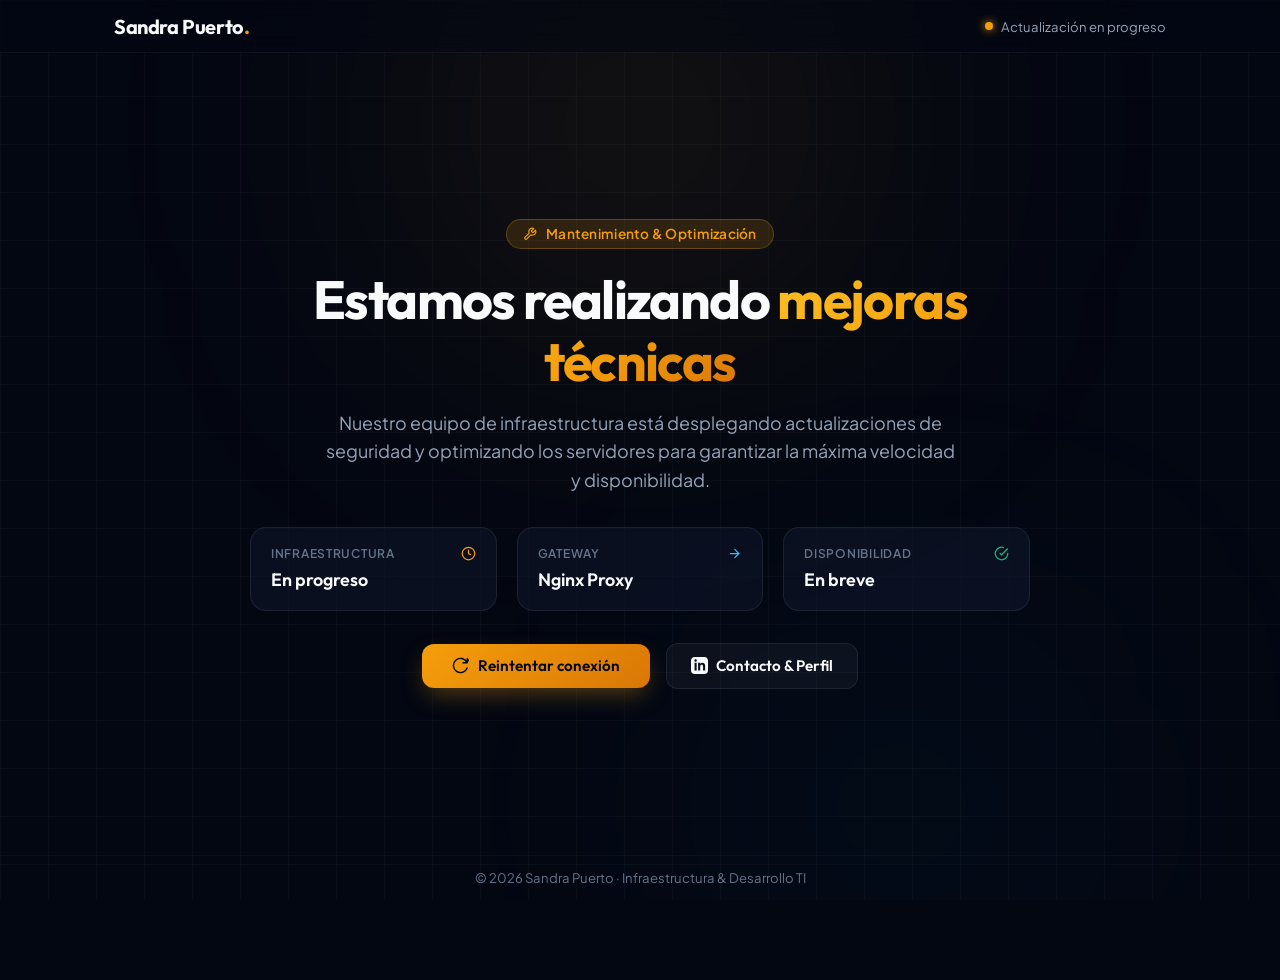
<file: public/maintenance.html>
<!doctype html>
<html lang="es">
  <head>
    <meta charset="UTF-8" />
    <meta name="viewport" content="width=device-width, initial-scale=1.0" />
    <title>Mantenimiento en curso | Sandra Puerto</title>
    <meta name="description" content="Estamos realizando reparaciones y mejoras en nuestra infraestructura técnica." />
    <meta name="robots" content="noindex, nofollow" />
    <link rel="icon" href="data:image/svg+xml,%3Csvg xmlns='http://www.w3.org/2000/svg' viewBox='0 0 100 100'%3E%3Crect width='100' height='100' rx='24' fill='%23030712'/%3E%3Cpath d='M25 30 L45 50 L25 70' fill='none' stroke='%2338bdf8' stroke-width='10' stroke-linecap='round' stroke-linejoin='round'/%3E%3Cpath d='M55 70 L75 70' fill='none' stroke='%2310b981' stroke-width='10' stroke-linecap='round'/%3E%3C/svg%3E" type="image/svg+xml" />
    <link rel="preconnect" href="https://fonts.googleapis.com" />
    <link rel="preconnect" href="https://fonts.gstatic.com" crossorigin />
    <link href="https://fonts.googleapis.com/css2?family=Outfit:wght@400;500;600;700&family=Plus+Jakarta+Sans:wght@400;500;600&display=swap" rel="stylesheet" />
    
    <style>
      :root {
        --bg-dark: #030712;
        --bg-surface: rgba(15, 23, 42, 0.6);
        --border-glass: rgba(255, 255, 255, 0.08);
        --text-main: #f8fafc;
        --text-muted: #94a3b8;
        --accent-amber: #f59e0b;
        --accent-amber-glow: rgba(245, 158, 11, 0.14);
        --accent-cyan: #38bdf8;
        --accent-emerald: #10b981;
        --font-heading: 'Outfit', -apple-system, BlinkMacSystemFont, 'Segoe UI', Roboto, sans-serif;
        --font-body: 'Plus Jakarta Sans', -apple-system, BlinkMacSystemFont, 'Segoe UI', Roboto, sans-serif;
      }

      * {
        box-sizing: border-box;
        margin: 0;
        padding: 0;
      }

      html, body {
        height: 100%;
        height: 100dvh;
        max-height: 100dvh;
        overflow: hidden;
        background-color: var(--bg-dark);
        color: var(--text-main);
        font-family: var(--font-body);
        -webkit-font-smoothing: antialiased;
      }

      body {
        display: flex;
        flex-direction: column;
        justify-content: space-between;
        position: relative;
      }

      /* Ambient Light Glows */
      .ambient-glow {
        position: absolute;
        border-radius: 50%;
        filter: blur(140px);
        pointer-events: none;
        z-index: 0;
      }
      .glow-1 {
        top: -100px;
        left: 50%;
        transform: translateX(-50%);
        width: min(700px, 90vw);
        height: min(450px, 50vh);
        background: radial-gradient(circle, rgba(245, 158, 11, 0.18) 0%, rgba(245, 158, 11, 0) 70%);
      }
      .glow-2 {
        bottom: -80px;
        right: 10%;
        width: min(500px, 80vw);
        height: min(350px, 40vh);
        background: radial-gradient(circle, rgba(56, 189, 248, 0.12) 0%, rgba(56, 189, 248, 0) 70%);
      }

      /* Grid Pattern Background */
      .grid-pattern {
        position: absolute;
        inset: 0;
        background-image: 
          linear-gradient(to right, rgba(255, 255, 255, 0.025) 1px, transparent 1px),
          linear-gradient(to bottom, rgba(255, 255, 255, 0.025) 1px, transparent 1px);
        background-size: 48px 48px;
        pointer-events: none;
        z-index: 0;
      }

      /* Navbar */
      .navbar {
        position: relative;
        z-index: 10;
        width: 100%;
        flex-shrink: 0;
        border-bottom: 1px solid rgba(255, 255, 255, 0.05);
        background: rgba(3, 7, 18, 0.5);
        backdrop-filter: blur(12px);
        -webkit-backdrop-filter: blur(12px);
      }

      .nav-container {
        max-width: 1100px;
        margin: 0 auto;
        padding: 0.85rem 1.5rem;
        display: flex;
        align-items: center;
        justify-content: space-between;
      }

      .logo {
        font-family: var(--font-heading);
        font-size: 1.25rem;
        font-weight: 700;
        color: var(--text-main);
        text-decoration: none;
        letter-spacing: -0.02em;
      }

      .logo .dot {
        color: var(--accent-amber);
      }

      .nav-status {
        display: flex;
        align-items: center;
        gap: 0.5rem;
        font-size: 0.82rem;
        color: var(--text-muted);
      }

      .status-dot {
        width: 8px;
        height: 8px;
        background-color: var(--accent-amber);
        border-radius: 50%;
        box-shadow: 0 0 10px var(--accent-amber);
        animation: pulse 2s infinite ease-in-out;
      }

      @keyframes pulse {
        0%, 100% {
          transform: scale(1);
          opacity: 1;
        }
        50% {
          transform: scale(1.4);
          opacity: 0.45;
        }
      }

      /* Main Content Section */
      main {
        position: relative;
        z-index: 10;
        flex: 1;
        min-height: 0;
        display: flex;
        align-items: center;
        justify-content: center;
        padding: 0 1.5rem;
      }

      .content-wrapper {
        width: 100%;
        max-width: 860px;
        display: flex;
        flex-direction: column;
        align-items: center;
        text-align: center;
        animation: fadeIn 0.6s cubic-bezier(0.16, 1, 0.3, 1) forwards;
      }

      @keyframes fadeIn {
        from {
          opacity: 0;
          transform: translateY(16px);
        }
        to {
          opacity: 1;
          transform: translateY(0);
        }
      }

      /* Pill Badge */
      .hero-tag {
        display: inline-flex;
        align-items: center;
        gap: 0.55rem;
        padding: 0.35rem 1rem;
        background: var(--accent-amber-glow);
        border: 1px solid rgba(245, 158, 11, 0.28);
        border-radius: 9999px;
        color: var(--accent-amber);
        font-size: 0.85rem;
        font-weight: 600;
        letter-spacing: 0.02em;
        margin-bottom: 1.25rem;
      }

      /* Main Heading - Grand & Spacious */
      h1 {
        font-family: var(--font-heading);
        font-size: clamp(2.2rem, 4.2vw, 3.4rem);
        font-weight: 700;
        line-height: 1.15;
        letter-spacing: -0.03em;
        margin-bottom: 1rem;
        color: var(--text-main);
        max-width: 800px;
      }

      .text-gradient {
        background: linear-gradient(135deg, #fbbf24 0%, #f59e0b 60%, #d97706 100%);
        -webkit-background-clip: text;
        -webkit-text-fill-color: transparent;
      }

      /* Subtitle */
      p.subtitle {
        color: var(--text-muted);
        font-size: clamp(0.95rem, 1.8vw, 1.12rem);
        line-height: 1.6;
        max-width: 640px;
        margin-bottom: 2rem;
      }

      /* Status Metric Cards Grid - Spacious */
      .metrics-grid {
        width: 100%;
        max-width: 780px;
        display: grid;
        grid-template-columns: repeat(3, 1fr);
        gap: 1.25rem;
        margin-bottom: 2rem;
      }

      .metric-card {
        background: var(--bg-surface);
        border: 1px solid var(--border-glass);
        border-radius: 1rem;
        padding: 1.15rem 1.25rem;
        backdrop-filter: blur(16px);
        -webkit-backdrop-filter: blur(16px);
        text-align: left;
        transition: transform 0.2s ease, border-color 0.2s ease;
      }

      .metric-card:hover {
        transform: translateY(-2px);
        border-color: rgba(255, 255, 255, 0.15);
      }

      .metric-header {
        display: flex;
        align-items: center;
        justify-content: space-between;
        margin-bottom: 0.45rem;
      }

      .metric-title {
        font-size: 0.75rem;
        font-weight: 600;
        text-transform: uppercase;
        letter-spacing: 0.06em;
        color: #64748b;
      }

      .metric-icon {
        color: var(--text-muted);
        display: flex;
      }

      .metric-value {
        font-family: var(--font-heading);
        font-size: 1.12rem;
        font-weight: 600;
        color: var(--text-main);
        display: flex;
        align-items: center;
        gap: 0.45rem;
      }

      /* Call to Action Buttons */
      .action-container {
        display: flex;
        align-items: center;
        justify-content: center;
        gap: 1rem;
        flex-wrap: wrap;
      }

      .btn-primary {
        display: inline-flex;
        align-items: center;
        gap: 0.6rem;
        background: linear-gradient(135deg, #f59e0b 0%, #d97706 100%);
        color: #030712;
        font-family: var(--font-heading);
        font-size: 0.95rem;
        font-weight: 600;
        padding: 0.8rem 1.85rem;
        border-radius: 0.75rem;
        border: none;
        cursor: pointer;
        text-decoration: none;
        transition: transform 0.2s ease, box-shadow 0.2s ease, filter 0.2s ease;
        box-shadow: 0 10px 25px -5px rgba(245, 158, 11, 0.35);
      }

      .btn-primary:hover {
        transform: translateY(-2px);
        filter: brightness(1.1);
        box-shadow: 0 15px 30px -5px rgba(245, 158, 11, 0.45);
      }

      .btn-primary:active {
        transform: translateY(0);
      }

      .btn-secondary {
        display: inline-flex;
        align-items: center;
        gap: 0.5rem;
        background: rgba(255, 255, 255, 0.04);
        color: var(--text-main);
        border: 1px solid var(--border-glass);
        font-family: var(--font-heading);
        font-size: 0.95rem;
        font-weight: 600;
        padding: 0.8rem 1.5rem;
        border-radius: 0.75rem;
        cursor: pointer;
        text-decoration: none;
        transition: background 0.2s ease, border-color 0.2s ease;
      }

      .btn-secondary:hover {
        background: rgba(255, 255, 255, 0.08);
        border-color: rgba(255, 255, 255, 0.16);
      }

      /* Footer */
      footer {
        position: relative;
        z-index: 10;
        width: 100%;
        flex-shrink: 0;
        border-top: 1px solid rgba(255, 255, 255, 0.04);
        padding: 0.85rem 1.5rem;
        text-align: center;
        color: #64748b;
        font-size: 0.82rem;
      }

      /* Responsive Breakpoint for Tablets & Mobile */
      @media (max-width: 768px) {
        .metrics-grid {
          grid-template-columns: 1fr;
          gap: 0.65rem;
          max-width: 480px;
          margin-bottom: 1.5rem;
        }

        .metric-card {
          padding: 0.85rem 1.15rem;
          display: flex;
          align-items: center;
          justify-content: space-between;
        }

        .metric-header {
          margin-bottom: 0;
        }

        .metric-value {
          font-size: 0.95rem;
        }

        h1 {
          font-size: 1.9rem;
          margin-bottom: 0.75rem;
        }

        p.subtitle {
          font-size: 0.92rem;
          margin-bottom: 1.35rem;
        }
      }

      @media (max-width: 480px) {
        .nav-container {
          padding: 0.7rem 1rem;
        }

        .hero-tag {
          font-size: 0.78rem;
          padding: 0.25rem 0.8rem;
          margin-bottom: 0.85rem;
        }

        h1 {
          font-size: 1.65rem;
          margin-bottom: 0.65rem;
        }

        p.subtitle {
          font-size: 0.85rem;
          margin-bottom: 1.15rem;
          line-height: 1.45;
        }

        .metric-card {
          padding: 0.65rem 0.9rem;
        }

        .btn-primary, .btn-secondary {
          width: 100%;
          justify-content: center;
          padding: 0.7rem 1.15rem;
          font-size: 0.88rem;
        }

        footer {
          padding: 0.65rem 1rem;
          font-size: 0.75rem;
        }
      }
    </style>
  </head>
  <body>
    <div class="ambient-glow glow-1"></div>
    <div class="ambient-glow glow-2"></div>
    <div class="grid-pattern"></div>

    <header class="navbar">
      <div class="nav-container">
        <a href="/" class="logo">
          Sandra Puerto<span class="dot">.</span>
        </a>
        <div class="nav-status">
          <span class="status-dot"></span>
          <span>Actualización en progreso</span>
        </div>
      </div>
    </header>

    <main>
      <div class="content-wrapper">
        <div class="hero-tag">
          <svg width="14" height="14" viewBox="0 0 24 24" fill="none" stroke="currentColor" stroke-width="2" stroke-linecap="round" stroke-linejoin="round">
            <path d="M14.7 6.3a1 1 0 0 0 0 1.4l1.6 1.6a1 1 0 0 0 1.4 0l3.77-3.77a6 6 0 0 1-7.94 7.94l-6.91 6.91a2.12 2.12 0 0 1-3-3l6.91-6.91a6 6 0 0 1 7.94-7.94l-3.76 3.76z"></path>
          </svg>
          Mantenimiento &amp; Optimización
        </div>

        <h1>
          Estamos realizando <span class="text-gradient">mejoras técnicas</span>
        </h1>

        <p class="subtitle">
          Nuestro equipo de infraestructura está desplegando actualizaciones de seguridad y optimizando los servidores para garantizar la máxima velocidad y disponibilidad.
        </p>

        <div class="metrics-grid">
          <div class="metric-card">
            <div class="metric-header">
              <span class="metric-title">Infraestructura</span>
              <span class="metric-icon">
                <svg width="15" height="15" viewBox="0 0 24 24" fill="none" stroke="#f59e0b" stroke-width="2"><circle cx="12" cy="12" r="10"/><polyline points="12 6 12 12 16 14"/></svg>
              </span>
            </div>
            <div class="metric-value">
              En progreso
            </div>
          </div>

          <div class="metric-card">
            <div class="metric-header">
              <span class="metric-title">Gateway</span>
              <span class="metric-icon">
                <svg width="15" height="15" viewBox="0 0 24 24" fill="none" stroke="#38bdf8" stroke-width="2"><path d="M5 12h14M12 5l7 7-7 7"/></svg>
              </span>
            </div>
            <div class="metric-value">
              Nginx Proxy
            </div>
          </div>

          <div class="metric-card">
            <div class="metric-header">
              <span class="metric-title">Disponibilidad</span>
              <span class="metric-icon">
                <svg width="15" height="15" viewBox="0 0 24 24" fill="none" stroke="#10b981" stroke-width="2"><path d="M22 11.08V12a10 10 0 1 1-5.93-9.14"/><polyline points="22 4 12 14.01 9 11.01"/></svg>
              </span>
            </div>
            <div class="metric-value">
              En breve
            </div>
          </div>
        </div>

        <div class="action-container">
          <button onclick="window.location.reload();" class="btn-primary">
            <svg width="17" height="17" viewBox="0 0 24 24" fill="none" stroke="currentColor" stroke-width="2" stroke-linecap="round" stroke-linejoin="round">
              <path d="M21.5 2v6h-6M21.34 15.57a10 10 0 1 1-.57-8.38l5.67-5.67"/>
            </svg>
            Reintentar conexión
          </button>
          
          <a href="https://linkedin.com" target="_blank" rel="noopener noreferrer" class="btn-secondary">
            <svg width="17" height="17" viewBox="0 0 24 24" fill="currentColor">
              <path d="M19 0h-14c-2.761 0-5 2.239-5 5v14c0 2.761 2.239 5 5 5h14c2.762 0 5-2.239 5-5v-14c0-2.761-2.238-5-5-5zm-11 19h-3v-11h3v11zm-1.5-12.268c-.966 0-1.75-.79-1.75-1.764s.784-1.764 1.75-1.764 1.75.79 1.75 1.764-.783 1.764-1.75 1.764zm13.5 12.268h-3v-5.604c0-3.368-4-3.113-4 0v5.604h-3v-11h3v1.765c1.396-2.586 7-2.777 7 2.476v6.759z"/>
            </svg>
            Contacto &amp; Perfil
          </a>
        </div>
      </div>
    </main>

    <footer>
      <p>&copy; 2026 Sandra Puerto &middot; Infraestructura &amp; Desarrollo TI</p>
    </footer>
  </body>
</html>
</file>
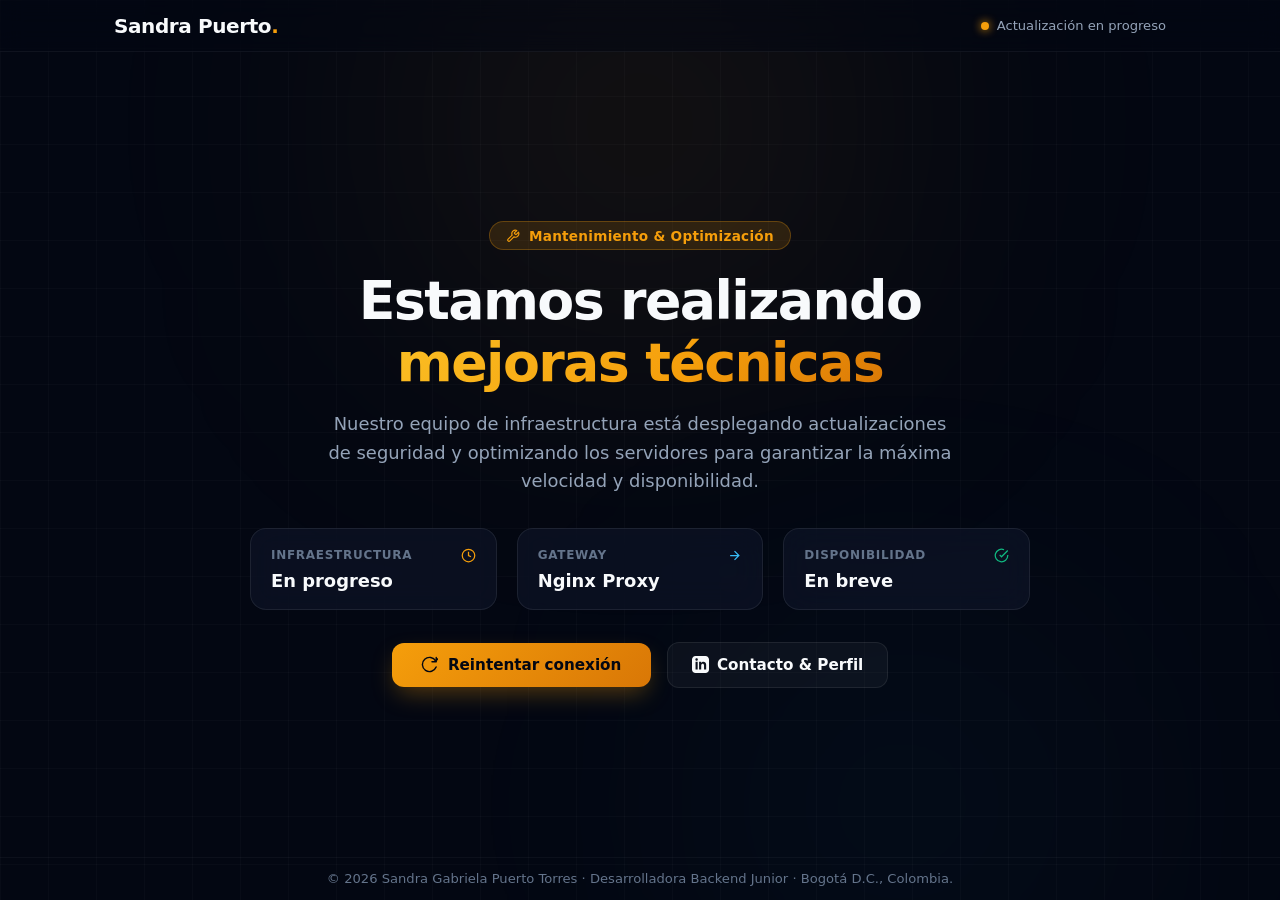
<file: templates/maintenance.html>
<!doctype html><html lang="es"><head><meta charset="UTF-8" /><meta name="viewport" content="width=device-width, initial-scale=1.0" /><title>Mantenimiento en curso | Sandra Puerto</title><meta name="description" content="Estamos realizando mejoras y mantenimiento preventivo en nuestra infraestructura técnica." /><meta name="robots" content="noindex, nofollow" /><link rel="icon" href="data:image/svg+xml,%3Csvg xmlns='http://www.w3.org/2000/svg' viewBox='0 0 100 100'%3E%3Crect width='100' height='100' rx='24' fill='%23030712'/%3E%3Cpath d='M25 30 L45 50 L25 70' fill='none' stroke='%2338bdf8' stroke-width='10' stroke-linecap='round' stroke-linejoin='round'/%3E%3Cpath d='M55 70 L75 70' fill='none' stroke='%2310b981' stroke-width='10' stroke-linecap='round'/%3E%3C/svg%3E" type="image/svg+xml" /><style>
:root {
--bg-dark: #030712;
--bg-surface: rgba(15, 23, 42, 0.6);
--border-glass: rgba(255, 255, 255, 0.08);
--text-main: #f8fafc;
--text-muted: #94a3b8;
--accent-amber: #f59e0b;
--accent-amber-glow: rgba(245, 158, 11, 0.14);
--accent-cyan: #38bdf8;
--accent-emerald: #10b981;
--font-heading: system-ui, -apple-system, BlinkMacSystemFont, 'Segoe UI', Roboto, 'Helvetica Neue', Arial, sans-serif;
--font-body: system-ui, -apple-system, BlinkMacSystemFont, 'Segoe UI', Roboto, 'Helvetica Neue', Arial, sans-serif;
}
* {
box-sizing: border-box;
margin: 0;
padding: 0;
}
html, body {
height: 100%;
height: 100dvh;
max-height: 100dvh;
overflow: hidden;
background-color: var(--bg-dark);
color: var(--text-main);
font-family: var(--font-body);
-webkit-font-smoothing: antialiased;
}
body {
display: flex;
flex-direction: column;
justify-content: space-between;
position: relative;
}
/* Ambient Light Glows */
.ambient-glow {
position: fixed !important;
border-radius: 50%;
filter: blur(140px);
pointer-events: none;
z-index: 0;
}
.glow-1 {
top: -100px;
left: 50%;
transform: translateX(-50%);
width: min(700px, 90vw);
height: min(450px, 50vh);
background: radial-gradient(circle, rgba(245, 158, 11, 0.18) 0%, rgba(245, 158, 11, 0) 70%);
}
.glow-2 {
bottom: -80px;
right: 10%;
width: min(500px, 80vw);
height: min(350px, 40vh);
background: radial-gradient(circle, rgba(56, 189, 248, 0.12) 0%, rgba(56, 189, 248, 0) 70%);
}
/* Grid Pattern Background */
.grid-pattern {
position: absolute;
inset: 0;
background-image:
linear-gradient(to right, rgba(255, 255, 255, 0.025) 1px, transparent 1px),
linear-gradient(to bottom, rgba(255, 255, 255, 0.025) 1px, transparent 1px);
background-size: 48px 48px;
pointer-events: none;
z-index: 0;
}
/* Navbar */
.navbar {
position: relative;
z-index: 10;
width: 100%;
flex-shrink: 0;
border-bottom: 1px solid rgba(255, 255, 255, 0.05);
background: rgba(3, 7, 18, 0.5);
backdrop-filter: blur(12px);
-webkit-backdrop-filter: blur(12px);
}
.nav-container {
max-width: 1100px;
margin: 0 auto;
padding: 0.85rem 1.5rem;
display: flex;
align-items: center;
justify-content: space-between;
}
.logo {
font-family: var(--font-heading);
font-size: 1.25rem;
font-weight: 700;
color: var(--text-main);
text-decoration: none;
letter-spacing: -0.02em;
}
.logo .dot {
color: var(--accent-amber);
}
.nav-status {
display: flex;
align-items: center;
gap: 0.5rem;
font-size: 0.82rem;
color: var(--text-muted);
}
.status-dot {
width: 8px;
height: 8px;
background-color: var(--accent-amber);
border-radius: 50%;
box-shadow: 0 0 10px var(--accent-amber);
animation: pulse 2s infinite ease-in-out;
}
@keyframes pulse {
0%, 100% {
transform: scale(1);
opacity: 1;
}
50% {
transform: scale(1.4);
opacity: 0.45;
}
}
/* Main Content Section */
main {
position: relative;
z-index: 10;
flex: 1;
min-height: 0;
display: flex;
align-items: center;
justify-content: center;
padding: 0 1.5rem;
}
.content-wrapper {
width: 100%;
max-width: 860px;
display: flex;
flex-direction: column;
align-items: center;
text-align: center;
animation: fadeIn 0.6s cubic-bezier(0.16, 1, 0.3, 1) forwards;
}
@keyframes fadeIn {
from {
opacity: 0;
transform: translateY(16px);
}
to {
opacity: 1;
transform: translateY(0);
}
}
/* Pill Badge */
.hero-tag {
display: inline-flex;
align-items: center;
gap: 0.55rem;
padding: 0.35rem 1rem;
background: var(--accent-amber-glow);
border: 1px solid rgba(245, 158, 11, 0.28);
border-radius: 9999px;
color: var(--accent-amber);
font-size: 0.85rem;
font-weight: 600;
letter-spacing: 0.02em;
margin-bottom: 1.25rem;
}
/* Main Heading - Grand & Spacious */
h1 {
font-family: var(--font-heading);
font-size: clamp(2.2rem, 4.2vw, 3.4rem);
font-weight: 700;
line-height: 1.15;
letter-spacing: -0.03em;
margin-bottom: 1rem;
color: var(--text-main);
max-width: 800px;
}
.text-gradient {
background: linear-gradient(135deg, #fbbf24 0%, #f59e0b 60%, #d97706 100%);
-webkit-background-clip: text;
-webkit-text-fill-color: transparent;
}
/* Subtitle */
p.subtitle {
color: var(--text-muted);
font-size: clamp(0.95rem, 1.8vw, 1.12rem);
line-height: 1.6;
max-width: 640px;
margin-bottom: 2rem;
}
/* Status Metric Cards Grid - Spacious */
.metrics-grid {
width: 100%;
max-width: 780px;
display: grid;
grid-template-columns: repeat(3, 1fr);
gap: 1.25rem;
margin-bottom: 2rem;
}
.metric-card {
background: var(--bg-surface);
border: 1px solid var(--border-glass);
border-radius: 1rem;
padding: 1.15rem 1.25rem;
backdrop-filter: blur(16px);
-webkit-backdrop-filter: blur(16px);
text-align: left;
transition: transform 0.2s ease, border-color 0.2s ease;
}
.metric-card:hover {
transform: translateY(-2px);
border-color: rgba(255, 255, 255, 0.15);
}
.metric-header {
display: flex;
align-items: center;
justify-content: space-between;
margin-bottom: 0.45rem;
}
.metric-title {
font-size: 0.75rem;
font-weight: 600;
text-transform: uppercase;
letter-spacing: 0.06em;
color: #64748b;
}
.metric-icon {
color: var(--text-muted);
display: flex;
}
.metric-value {
font-family: var(--font-heading);
font-size: 1.12rem;
font-weight: 600;
color: var(--text-main);
display: flex;
align-items: center;
gap: 0.45rem;
}
/* Call to Action Buttons */
.action-container {
display: flex;
align-items: center;
justify-content: center;
gap: 1rem;
flex-wrap: wrap;
}
.btn-primary {
display: inline-flex;
align-items: center;
gap: 0.6rem;
background: linear-gradient(135deg, #f59e0b 0%, #d97706 100%);
color: #030712;
font-family: var(--font-heading);
font-size: 0.95rem;
font-weight: 600;
padding: 0.8rem 1.85rem;
border-radius: 0.75rem;
border: none;
cursor: pointer;
text-decoration: none;
transition: transform 0.2s ease, box-shadow 0.2s ease, filter 0.2s ease;
box-shadow: 0 10px 25px -5px rgba(245, 158, 11, 0.35);
}
.btn-primary:hover {
transform: translateY(-2px);
filter: brightness(1.1);
box-shadow: 0 15px 30px -5px rgba(245, 158, 11, 0.45);
}
.btn-primary:active {
transform: translateY(0);
}
.btn-secondary {
display: inline-flex;
align-items: center;
gap: 0.5rem;
background: rgba(255, 255, 255, 0.04);
color: var(--text-main);
border: 1px solid var(--border-glass);
font-family: var(--font-heading);
font-size: 0.95rem;
font-weight: 600;
padding: 0.8rem 1.5rem;
border-radius: 0.75rem;
cursor: pointer;
text-decoration: none;
transition: background 0.2s ease, border-color 0.2s ease;
}
.btn-secondary:hover {
background: rgba(255, 255, 255, 0.08);
border-color: rgba(255, 255, 255, 0.16);
}
/* Footer */
footer {
position: relative;
z-index: 10;
width: 100%;
flex-shrink: 0;
border-top: 1px solid rgba(255, 255, 255, 0.04);
padding: 0.85rem 1.5rem;
text-align: center;
color: #64748b;
font-size: 0.82rem;
}
/* Responsive Breakpoint for Tablets & Mobile */
@media (max-width: 768px) {
.metrics-grid {
grid-template-columns: 1fr;
gap: 0.65rem;
max-width: 480px;
margin-bottom: 1.5rem;
}
.metric-card {
padding: 0.85rem 1.15rem;
display: flex;
align-items: center;
justify-content: space-between;
}
.metric-header {
margin-bottom: 0;
}
.metric-value {
font-size: 0.95rem;
}
h1 {
font-size: 1.9rem;
margin-bottom: 0.75rem;
}
p.subtitle {
font-size: 0.92rem;
margin-bottom: 1.35rem;
}
}
@media (max-width: 480px) {
.nav-container {
padding: 0.7rem 1rem;
}
.hero-tag {
font-size: 0.78rem;
padding: 0.25rem 0.8rem;
margin-bottom: 0.85rem;
}
h1 {
font-size: 1.65rem;
margin-bottom: 0.65rem;
}
p.subtitle {
font-size: 0.85rem;
margin-bottom: 1.15rem;
line-height: 1.45;
}
.metric-card {
padding: 0.65rem 0.9rem;
}
.btn-primary, .btn-secondary {
width: 100%;
justify-content: center;
padding: 0.7rem 1.15rem;
font-size: 0.88rem;
}
footer {
padding: 0.65rem 1rem;
font-size: 0.75rem;
}
}
@media (max-height: 560px) {
html, body {
overflow-y: auto !important;
height: auto !important;
min-height: 100% !important;
}
}
</style></head><body><div class="ambient-glow glow-1"></div><div class="ambient-glow glow-2"></div><div class="grid-pattern"></div><header class="navbar"><div class="nav-container"><a href="/" class="logo">
Sandra Puerto<span class="dot">.</span></a><div class="nav-status"><span class="status-dot"></span><span>Actualización en progreso</span></div></div></header><main><div class="content-wrapper"><div class="hero-tag"><svg width="14" height="14" viewBox="0 0 24 24" fill="none" stroke="currentColor" stroke-width="2" stroke-linecap="round" stroke-linejoin="round"><path d="M14.7 6.3a1 1 0 0 0 0 1.4l1.6 1.6a1 1 0 0 0 1.4 0l3.77-3.77a6 6 0 0 1-7.94 7.94l-6.91 6.91a2.12 2.12 0 0 1-3-3l6.91-6.91a6 6 0 0 1 7.94-7.94l-3.76 3.76z"></path></svg>
Mantenimiento &amp; Optimización
</div><h1>
Estamos realizando <span class="text-gradient">mejoras técnicas</span></h1><p class="subtitle">
Nuestro equipo de infraestructura está desplegando actualizaciones de seguridad y optimizando los servidores para garantizar la máxima velocidad y disponibilidad.
</p><div class="metrics-grid"><div class="metric-card"><div class="metric-header"><span class="metric-title">Infraestructura</span><span class="metric-icon"><svg width="15" height="15" viewBox="0 0 24 24" fill="none" stroke="#f59e0b" stroke-width="2"><circle cx="12" cy="12" r="10"/><polyline points="12 6 12 12 16 14"/></svg></span></div><div class="metric-value">
En progreso
</div></div><div class="metric-card"><div class="metric-header"><span class="metric-title">Gateway</span><span class="metric-icon"><svg width="15" height="15" viewBox="0 0 24 24" fill="none" stroke="#38bdf8" stroke-width="2"><path d="M5 12h14M12 5l7 7-7 7"/></svg></span></div><div class="metric-value">
Nginx Proxy
</div></div><div class="metric-card"><div class="metric-header"><span class="metric-title">Disponibilidad</span><span class="metric-icon"><svg width="15" height="15" viewBox="0 0 24 24" fill="none" stroke="#10b981" stroke-width="2"><path d="M22 11.08V12a10 10 0 1 1-5.93-9.14"/><polyline points="22 4 12 14.01 9 11.01"/></svg></span></div><div class="metric-value">
En breve
</div></div></div><div class="action-container"><button onclick="window.location.reload();" class="btn-primary"><svg width="17" height="17" viewBox="0 0 24 24" fill="none" stroke="currentColor" stroke-width="2" stroke-linecap="round" stroke-linejoin="round"><path d="M21.5 2v6h-6M21.34 15.57a10 10 0 1 1-.57-8.38l5.67-5.67"/></svg>
Reintentar conexión
</button><a href="https://www.linkedin.com/in/sandra-puerto/" target="_blank" rel="noopener noreferrer" class="btn-secondary"><svg width="17" height="17" viewBox="0 0 24 24" fill="currentColor"><path d="M19 0h-14c-2.761 0-5 2.239-5 5v14c0 2.761 2.239 5 5 5h14c2.762 0 5-2.239 5-5v-14c0-2.761-2.238-5-5-5zm-11 19h-3v-11h3v11zm-1.5-12.268c-.966 0-1.75-.79-1.75-1.764s.784-1.764 1.75-1.764 1.75.79 1.75 1.764-.783 1.764-1.75 1.764zm13.5 12.268h-3v-5.604c0-3.368-4-3.113-4 0v5.604h-3v-11h3v1.765c1.396-2.586 7-2.777 7 2.476v6.759z"/></svg>
Contacto &amp; Perfil
</a></div></div></main><footer><p>&copy; 2026 Sandra Gabriela Puerto Torres &middot; Desarrolladora Backend Junior &middot; Bogot&aacute; D.C., Colombia.</p></footer></body></html>
</file>
